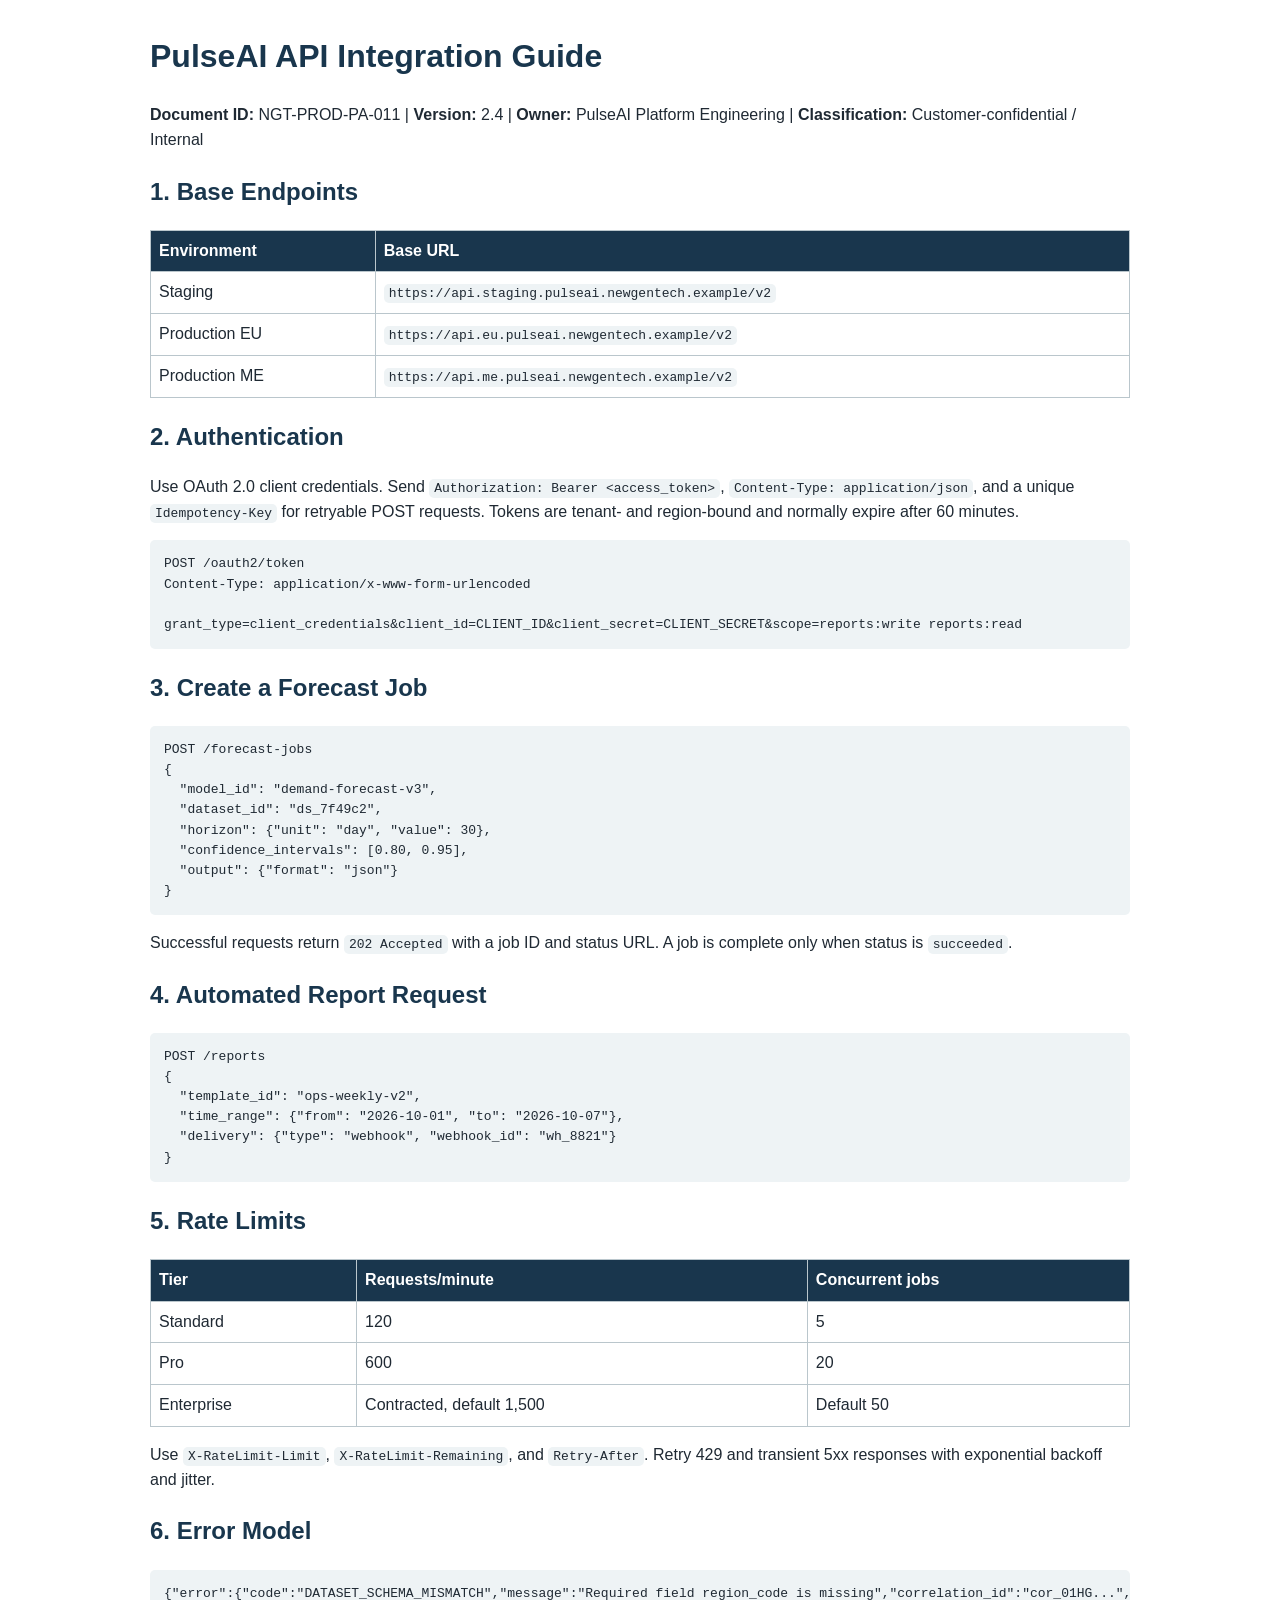
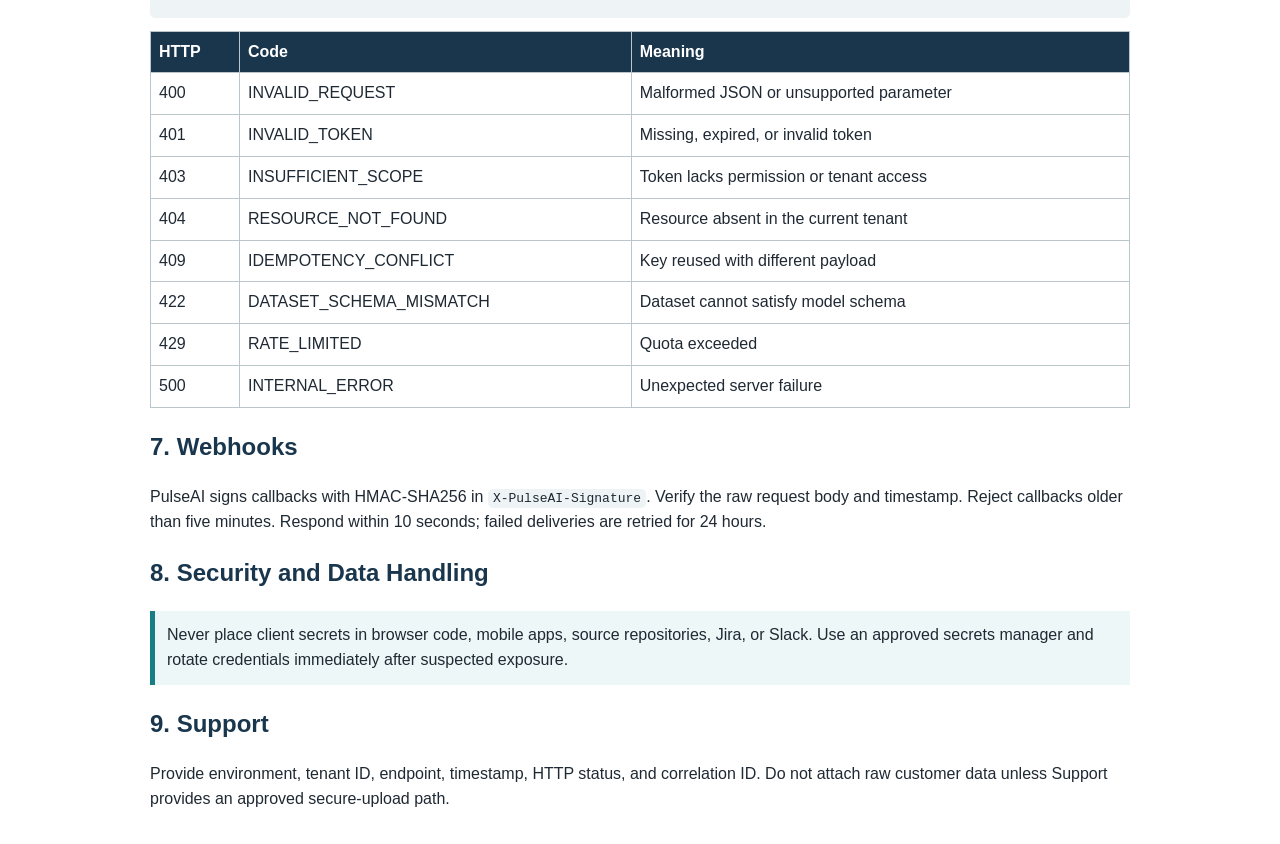
<file: data/11_PulseAI_API_Integration_Guide.html>
<!doctype html><html lang="en"><head><meta charset="utf-8"><title>PulseAI API Integration Guide</title><style>body{font-family:Arial,sans-serif;max-width:980px;margin:32px auto;padding:0 22px;color:#1f2933;line-height:1.55}h1,h2{color:#19364d}code,pre{background:#eef3f5;border-radius:5px}code{padding:2px 5px}pre{padding:14px;overflow:auto}table{border-collapse:collapse;width:100%}th,td{border:1px solid #bac6cc;padding:8px;text-align:left}th{background:#19364d;color:white}.note{border-left:5px solid #177f82;background:#eef7f7;padding:12px}</style></head><body>
<h1>PulseAI API Integration Guide</h1><p><strong>Document ID:</strong> NGT-PROD-PA-011 | <strong>Version:</strong> 2.4 | <strong>Owner:</strong> PulseAI Platform Engineering | <strong>Classification:</strong> Customer-confidential / Internal</p>
<h2>1. Base Endpoints</h2><table><tr><th>Environment</th><th>Base URL</th></tr><tr><td>Staging</td><td><code>https://api.staging.pulseai.newgentech.example/v2</code></td></tr><tr><td>Production EU</td><td><code>https://api.eu.pulseai.newgentech.example/v2</code></td></tr><tr><td>Production ME</td><td><code>https://api.me.pulseai.newgentech.example/v2</code></td></tr></table>
<h2>2. Authentication</h2><p>Use OAuth 2.0 client credentials. Send <code>Authorization: Bearer &lt;access_token&gt;</code>, <code>Content-Type: application/json</code>, and a unique <code>Idempotency-Key</code> for retryable POST requests. Tokens are tenant- and region-bound and normally expire after 60 minutes.</p>
<pre>POST /oauth2/token
Content-Type: application/x-www-form-urlencoded

grant_type=client_credentials&amp;client_id=CLIENT_ID&amp;client_secret=CLIENT_SECRET&amp;scope=reports:write reports:read</pre>
<h2>3. Create a Forecast Job</h2><pre>POST /forecast-jobs
{
  "model_id": "demand-forecast-v3",
  "dataset_id": "ds_7f49c2",
  "horizon": {"unit": "day", "value": 30},
  "confidence_intervals": [0.80, 0.95],
  "output": {"format": "json"}
}</pre><p>Successful requests return <code>202 Accepted</code> with a job ID and status URL. A job is complete only when status is <code>succeeded</code>.</p>
<h2>4. Automated Report Request</h2><pre>POST /reports
{
  "template_id": "ops-weekly-v2",
  "time_range": {"from": "2026-10-01", "to": "2026-10-07"},
  "delivery": {"type": "webhook", "webhook_id": "wh_8821"}
}</pre>
<h2>5. Rate Limits</h2><table><tr><th>Tier</th><th>Requests/minute</th><th>Concurrent jobs</th></tr><tr><td>Standard</td><td>120</td><td>5</td></tr><tr><td>Pro</td><td>600</td><td>20</td></tr><tr><td>Enterprise</td><td>Contracted, default 1,500</td><td>Default 50</td></tr></table><p>Use <code>X-RateLimit-Limit</code>, <code>X-RateLimit-Remaining</code>, and <code>Retry-After</code>. Retry 429 and transient 5xx responses with exponential backoff and jitter.</p>
<h2>6. Error Model</h2><pre>{"error":{"code":"DATASET_SCHEMA_MISMATCH","message":"Required field region_code is missing","correlation_id":"cor_01HG...","details":[{"field":"region_code","issue":"required"}]}}</pre>
<table><tr><th>HTTP</th><th>Code</th><th>Meaning</th></tr><tr><td>400</td><td>INVALID_REQUEST</td><td>Malformed JSON or unsupported parameter</td></tr><tr><td>401</td><td>INVALID_TOKEN</td><td>Missing, expired, or invalid token</td></tr><tr><td>403</td><td>INSUFFICIENT_SCOPE</td><td>Token lacks permission or tenant access</td></tr><tr><td>404</td><td>RESOURCE_NOT_FOUND</td><td>Resource absent in the current tenant</td></tr><tr><td>409</td><td>IDEMPOTENCY_CONFLICT</td><td>Key reused with different payload</td></tr><tr><td>422</td><td>DATASET_SCHEMA_MISMATCH</td><td>Dataset cannot satisfy model schema</td></tr><tr><td>429</td><td>RATE_LIMITED</td><td>Quota exceeded</td></tr><tr><td>500</td><td>INTERNAL_ERROR</td><td>Unexpected server failure</td></tr></table>
<h2>7. Webhooks</h2><p>PulseAI signs callbacks with HMAC-SHA256 in <code>X-PulseAI-Signature</code>. Verify the raw request body and timestamp. Reject callbacks older than five minutes. Respond within 10 seconds; failed deliveries are retried for 24 hours.</p>
<h2>8. Security and Data Handling</h2><div class="note">Never place client secrets in browser code, mobile apps, source repositories, Jira, or Slack. Use an approved secrets manager and rotate credentials immediately after suspected exposure.</div>
<h2>9. Support</h2><p>Provide environment, tenant ID, endpoint, timestamp, HTTP status, and correlation ID. Do not attach raw customer data unless Support provides an approved secure-upload path.</p>
</body></html>
</file>
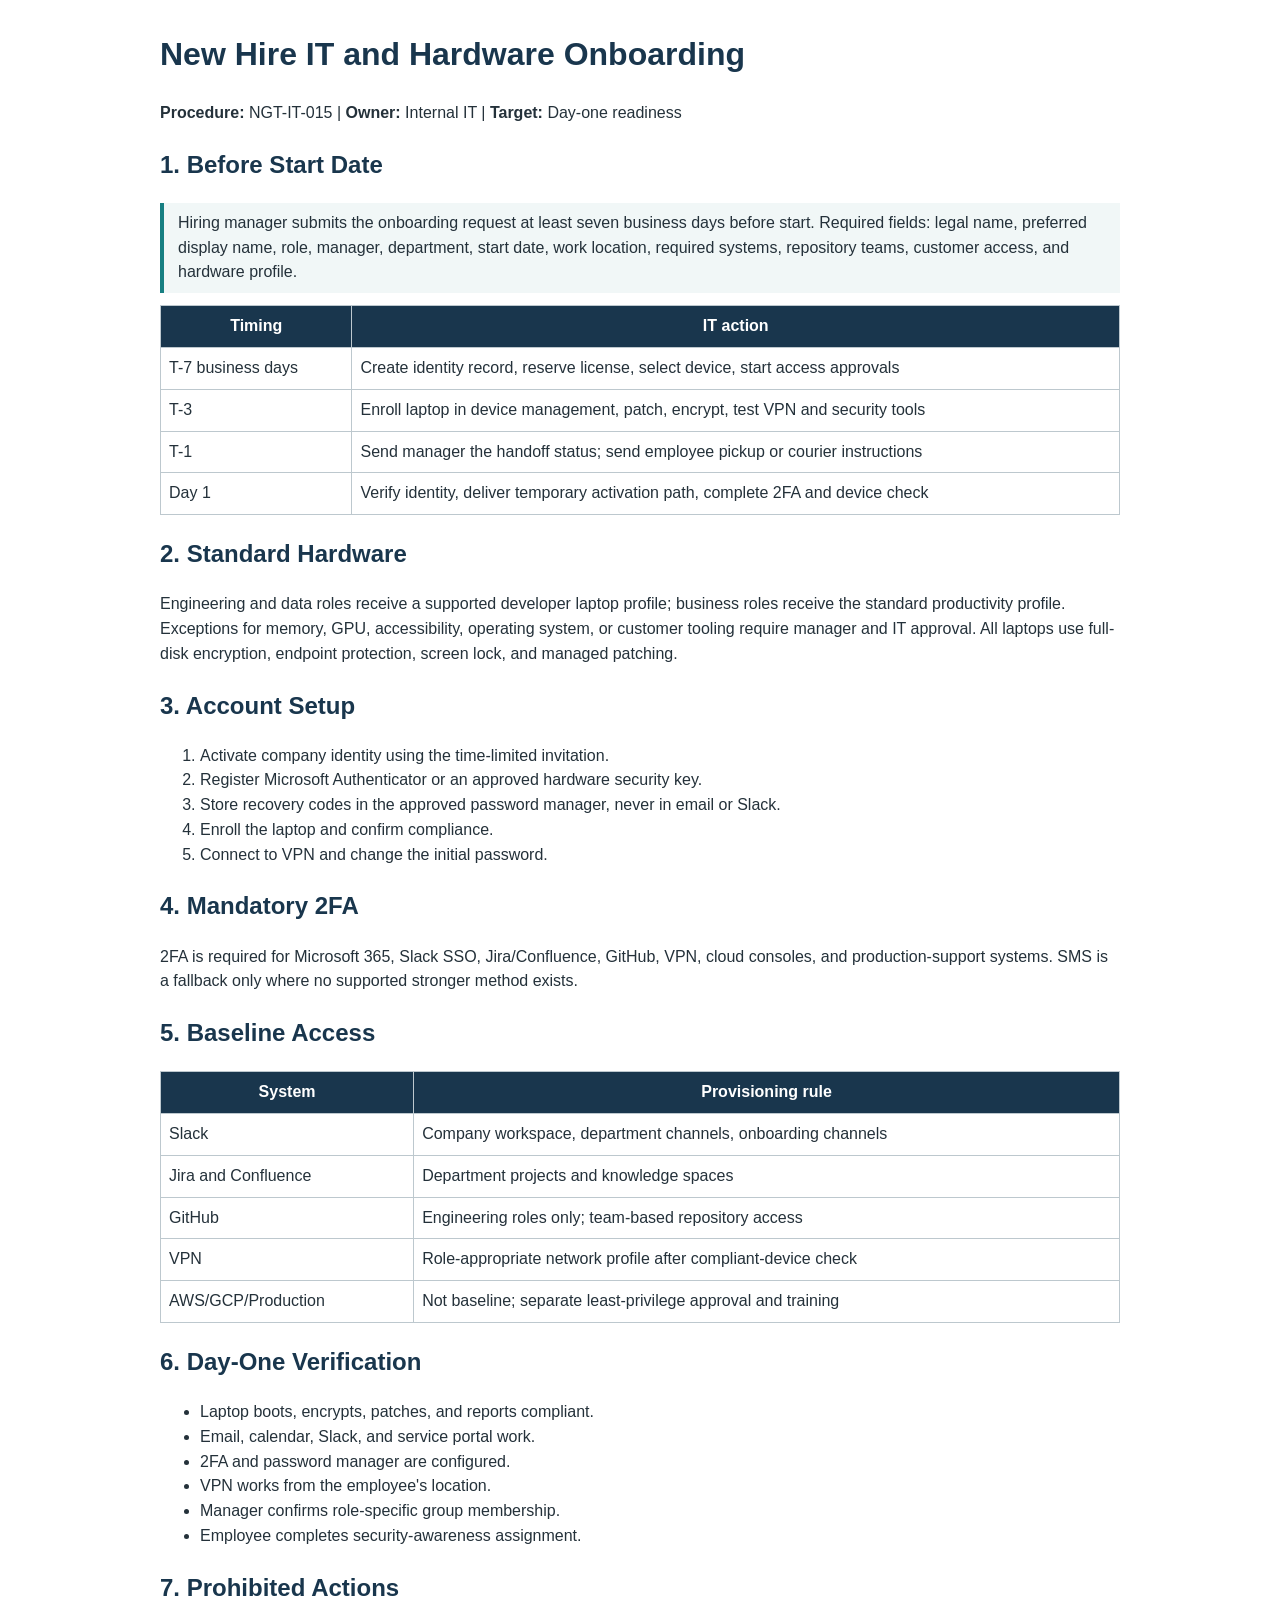
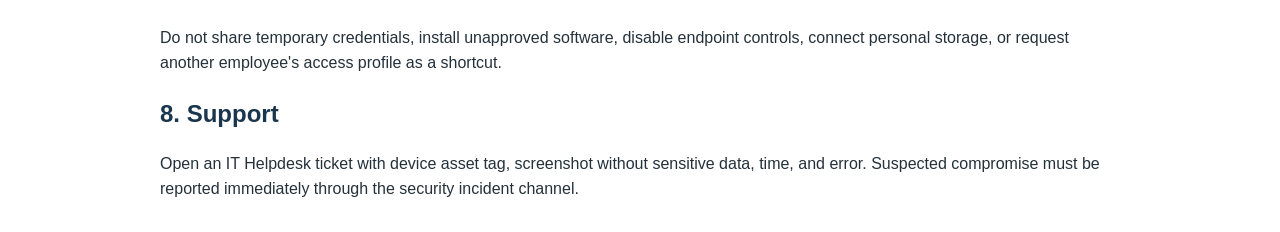
<file: data/15_New_Hire_IT_and_Hardware_Onboarding.html>
<!doctype html><html lang="en"><head><meta charset="utf-8"><title>New Hire IT and Hardware Onboarding</title><style>body{font-family:Arial,sans-serif;max-width:960px;margin:30px auto;padding:0 22px;line-height:1.55;color:#24313a}h1,h2{color:#19364d}.step{border-left:4px solid #177f82;padding:8px 14px;margin:12px 0;background:#f1f7f7}table{border-collapse:collapse;width:100%}td,th{border:1px solid #bdc8ce;padding:8px}th{background:#19364d;color:white}</style></head><body><h1>New Hire IT and Hardware Onboarding</h1><p><strong>Procedure:</strong> NGT-IT-015 | <strong>Owner:</strong> Internal IT | <strong>Target:</strong> Day-one readiness</p>
<h2>1. Before Start Date</h2><div class="step">Hiring manager submits the onboarding request at least seven business days before start. Required fields: legal name, preferred display name, role, manager, department, start date, work location, required systems, repository teams, customer access, and hardware profile.</div>
<table><tr><th>Timing</th><th>IT action</th></tr><tr><td>T-7 business days</td><td>Create identity record, reserve license, select device, start access approvals</td></tr><tr><td>T-3</td><td>Enroll laptop in device management, patch, encrypt, test VPN and security tools</td></tr><tr><td>T-1</td><td>Send manager the handoff status; send employee pickup or courier instructions</td></tr><tr><td>Day 1</td><td>Verify identity, deliver temporary activation path, complete 2FA and device check</td></tr></table>
<h2>2. Standard Hardware</h2><p>Engineering and data roles receive a supported developer laptop profile; business roles receive the standard productivity profile. Exceptions for memory, GPU, accessibility, operating system, or customer tooling require manager and IT approval. All laptops use full-disk encryption, endpoint protection, screen lock, and managed patching.</p>
<h2>3. Account Setup</h2><ol><li>Activate company identity using the time-limited invitation.</li><li>Register Microsoft Authenticator or an approved hardware security key.</li><li>Store recovery codes in the approved password manager, never in email or Slack.</li><li>Enroll the laptop and confirm compliance.</li><li>Connect to VPN and change the initial password.</li></ol>
<h2>4. Mandatory 2FA</h2><p>2FA is required for Microsoft 365, Slack SSO, Jira/Confluence, GitHub, VPN, cloud consoles, and production-support systems. SMS is a fallback only where no supported stronger method exists.</p>
<h2>5. Baseline Access</h2><table><tr><th>System</th><th>Provisioning rule</th></tr><tr><td>Slack</td><td>Company workspace, department channels, onboarding channels</td></tr><tr><td>Jira and Confluence</td><td>Department projects and knowledge spaces</td></tr><tr><td>GitHub</td><td>Engineering roles only; team-based repository access</td></tr><tr><td>VPN</td><td>Role-appropriate network profile after compliant-device check</td></tr><tr><td>AWS/GCP/Production</td><td>Not baseline; separate least-privilege approval and training</td></tr></table>
<h2>6. Day-One Verification</h2><ul><li>Laptop boots, encrypts, patches, and reports compliant.</li><li>Email, calendar, Slack, and service portal work.</li><li>2FA and password manager are configured.</li><li>VPN works from the employee's location.</li><li>Manager confirms role-specific group membership.</li><li>Employee completes security-awareness assignment.</li></ul>
<h2>7. Prohibited Actions</h2><p>Do not share temporary credentials, install unapproved software, disable endpoint controls, connect personal storage, or request another employee's access profile as a shortcut.</p>
<h2>8. Support</h2><p>Open an IT Helpdesk ticket with device asset tag, screenshot without sensitive data, time, and error. Suspected compromise must be reported immediately through the security incident channel.</p></body></html>
</file>
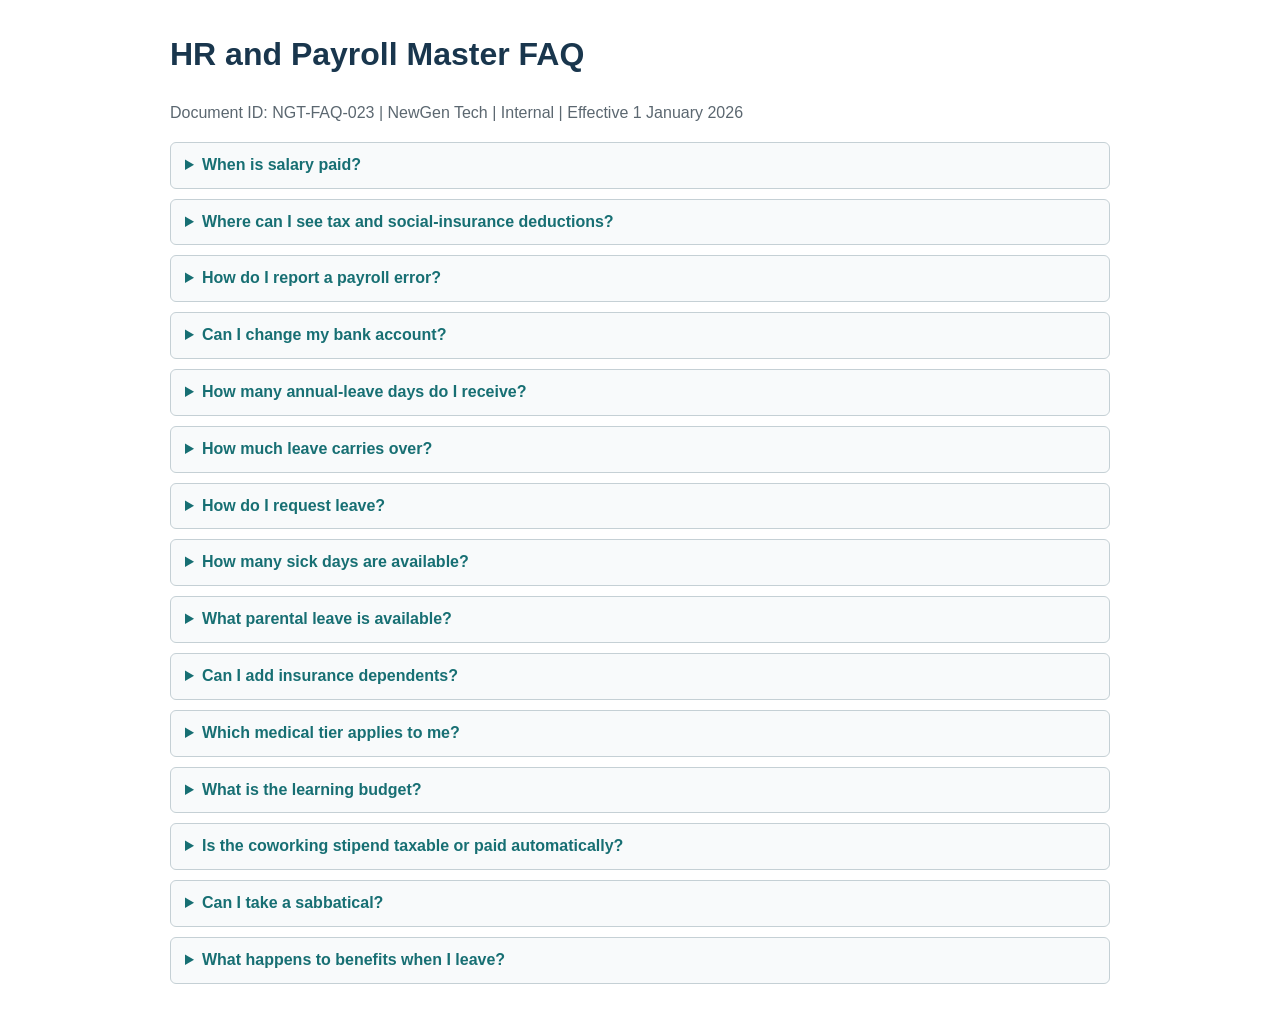
<file: data/23_HR_and_Payroll_Master_FAQ.html>
<!doctype html><html lang="en"><head><meta charset="utf-8"><title>HR and Payroll Master FAQ</title><style>body{font-family:Arial,sans-serif;max-width:940px;margin:30px auto;padding:0 22px;color:#23313a;line-height:1.55}h1{color:#19364d}details{border:1px solid #c5d0d5;border-radius:6px;margin:10px 0;padding:10px 14px;background:#f8fafb}summary{font-weight:700;color:#176f73;cursor:pointer}.meta{color:#5b6770}</style></head><body><h1>HR and Payroll Master FAQ</h1><p class="meta">Document ID: NGT-FAQ-023 | NewGen Tech | Internal | Effective 1 January 2026</p><details><summary>When is salary paid?</summary><p>Salary is paid on the 25th calendar day. If it falls on a weekend or recognized banking holiday, payment is initiated on the preceding business day.</p></details><details><summary>Where can I see tax and social-insurance deductions?</summary><p>Open the monthly payslip. It separates gross pay, taxable items, statutory deductions, benefit deductions, and net pay.</p></details><details><summary>How do I report a payroll error?</summary><p>Submit a Payroll Support request within 30 calendar days and attach the payslip month and the specific line in question.</p></details><details><summary>Can I change my bank account?</summary><p>Yes. Submit verified details by the 10th calendar day for the best chance of affecting that month. Never send full banking documents in a public Slack channel.</p></details><details><summary>How many annual-leave days do I receive?</summary><p>Regular full-time employees receive 21 working days per calendar year, accrued monthly.</p></details><details><summary>How much leave carries over?</summary><p>Up to five annual-leave days carry over and must normally be used by 31 March.</p></details><details><summary>How do I request leave?</summary><p>Use the HR system, select dates and leave type, add a handover note if needed, and wait for manager approval before making non-refundable plans.</p></details><details><summary>How many sick days are available?</summary><p>Regular full-time employees receive 10 paid working days per calendar year. A certificate may be requested after more than two consecutive working days.</p></details><details><summary>What parental leave is available?</summary><p>The policy provides 120 calendar days paid maternity leave, 15 working days paid paternity or partner leave, and defined adoption leave, subject to greater legal rights.</p></details><details><summary>Can I add insurance dependents?</summary><p>Eligible spouses or partners and dependent children may be enrolled under insurer rules. Submit qualifying-event documentation within 30 calendar days.</p></details><details><summary>Which medical tier applies to me?</summary><p>Tier A normally applies to L1-L2, Tier B to L3-L4, and Tier C to L5-L6. The current insurer certificate controls actual limits.</p></details><details><summary>What is the learning budget?</summary><p>Regular employees may use up to USD 1,200 or approved local equivalent each calendar year for role-relevant learning and conferences.</p></details><details><summary>Is the coworking stipend taxable or paid automatically?</summary><p>It is an expense reimbursement, not automatic cash. Eligible receipts are capped at EGP 1,500 per month; tax treatment follows payroll and local rules.</p></details><details><summary>Can I take a sabbatical?</summary><p>Employees with three years of continuous service may request an unpaid four-to-twelve-week sabbatical at least 90 days in advance.</p></details><details><summary>What happens to benefits when I leave?</summary><p>People &amp; HR confirms the medical-insurance end date, final payroll, leave treatment, and any continuation option during offboarding.</p></details></body></html>
</file>
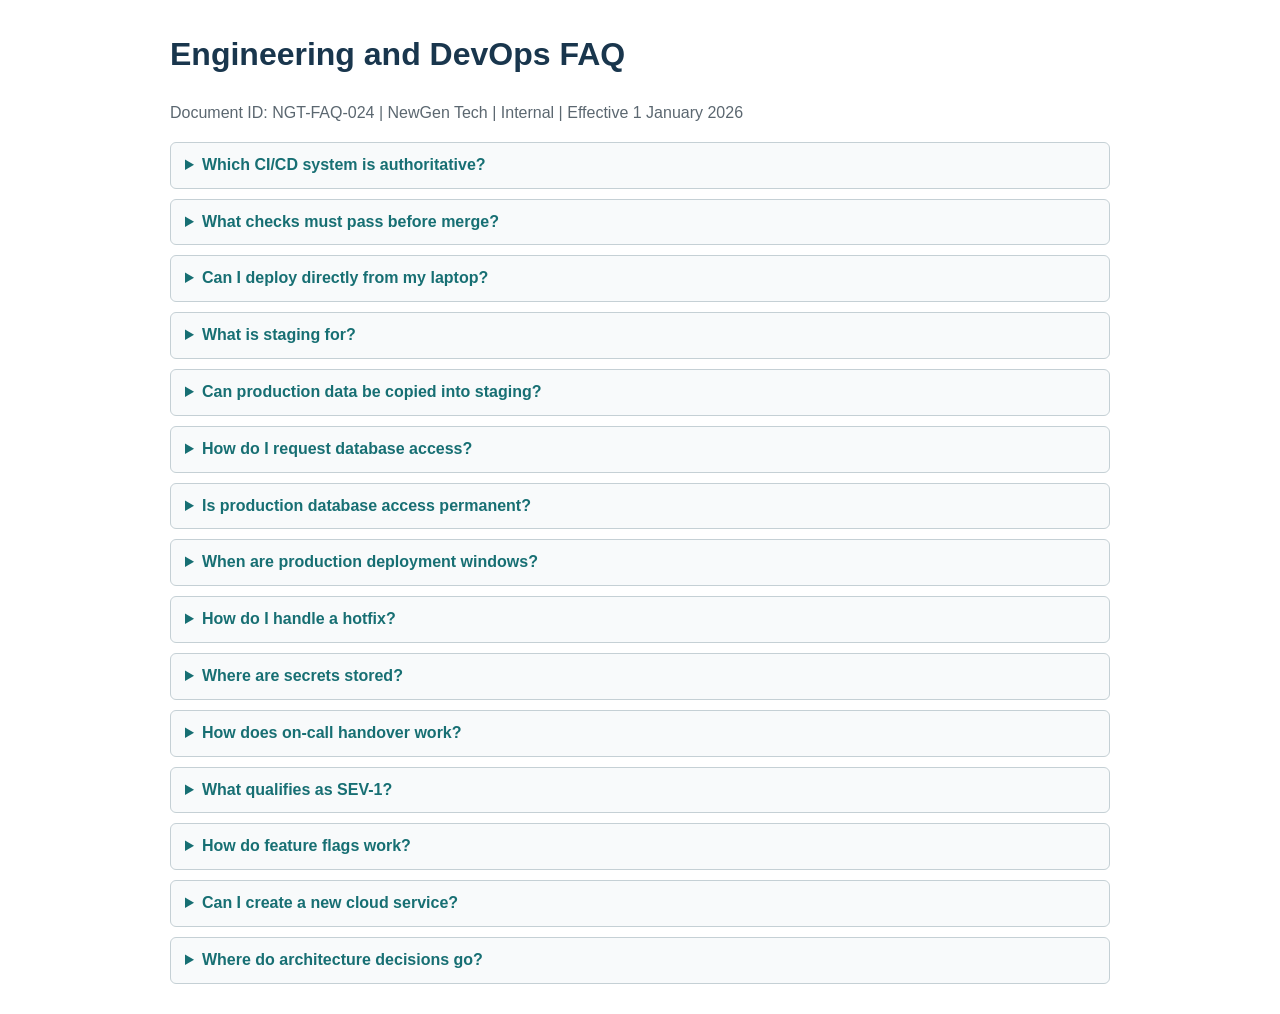
<file: data/24_Engineering_and_DevOps_FAQ.html>
<!doctype html><html lang="en"><head><meta charset="utf-8"><title>Engineering and DevOps FAQ</title><style>body{font-family:Arial,sans-serif;max-width:940px;margin:30px auto;padding:0 22px;color:#23313a;line-height:1.55}h1{color:#19364d}details{border:1px solid #c5d0d5;border-radius:6px;margin:10px 0;padding:10px 14px;background:#f8fafb}summary{font-weight:700;color:#176f73;cursor:pointer}.meta{color:#5b6770}</style></head><body><h1>Engineering and DevOps FAQ</h1><p class="meta">Document ID: NGT-FAQ-024 | NewGen Tech | Internal | Effective 1 January 2026</p><details><summary>Which CI/CD system is authoritative?</summary><p>GitHub pull requests and the approved pipeline are authoritative. Production artifacts must be built once, signed, and promoted rather than rebuilt.</p></details><details><summary>What checks must pass before merge?</summary><p>Unit tests, required integration tests, peer review, secret scanning, dependency scanning, SAST, and protected-branch rules for the repository.</p></details><details><summary>Can I deploy directly from my laptop?</summary><p>No. Production changes use the approved pipeline. Break-glass deployment requires an incident or change record and retrospective review.</p></details><details><summary>What is staging for?</summary><p>Staging is production-like validation for release candidates, migrations, performance tests, and acceptance. Use synthetic or approved masked data.</p></details><details><summary>Can production data be copied into staging?</summary><p>Not by default. Use synthetic data or an approved masked subset with explicit Security and data-owner approval.</p></details><details><summary>How do I request database access?</summary><p>Submit least-privilege access through the service portal with environment, database, role, business reason, duration, and manager or service-owner approval.</p></details><details><summary>Is production database access permanent?</summary><p>Normally no. Use time-limited access where supported, MFA, a controlled network path, and audited queries.</p></details><details><summary>When are production deployment windows?</summary><p>Standard windows are Sunday-Wednesday, 10 AM-2 PM EET. Low-risk configuration may run Sunday-Thursday, 10 AM-4 PM EET.</p></details><details><summary>How do I handle a hotfix?</summary><p>Open or link the incident/change record, identify risk and rollback, obtain the required approval, deploy through the pipeline, and monitor according to the runbook.</p></details><details><summary>Where are secrets stored?</summary><p>Only in the approved secrets manager. Do not place secrets in GitHub, Jira, Confluence, Slack, local .env files committed to source, or CI plain text.</p></details><details><summary>How does on-call handover work?</summary><p>PagerDuty rotation changes Sunday at 10 AM EET. Review open incidents, muted alerts, risky changes, certificates, capacity, and maintenance.</p></details><details><summary>What qualifies as SEV-1?</summary><p>Broad outage, confirmed cross-tenant exposure, active critical compromise, or unrecoverable data-loss threat.</p></details><details><summary>How do feature flags work?</summary><p>Flags separate deployment from activation. They need an owner, target tenants, removal date, safe default, and rollback behavior.</p></details><details><summary>Can I create a new cloud service?</summary><p>First complete architecture, security, cost, data-classification, ownership, observability, and procurement reviews as applicable.</p></details><details><summary>Where do architecture decisions go?</summary><p>Record material decisions in the approved Architecture Decision Record repository and link the relevant Jira epic and service catalog entry.</p></details></body></html>
</file>
